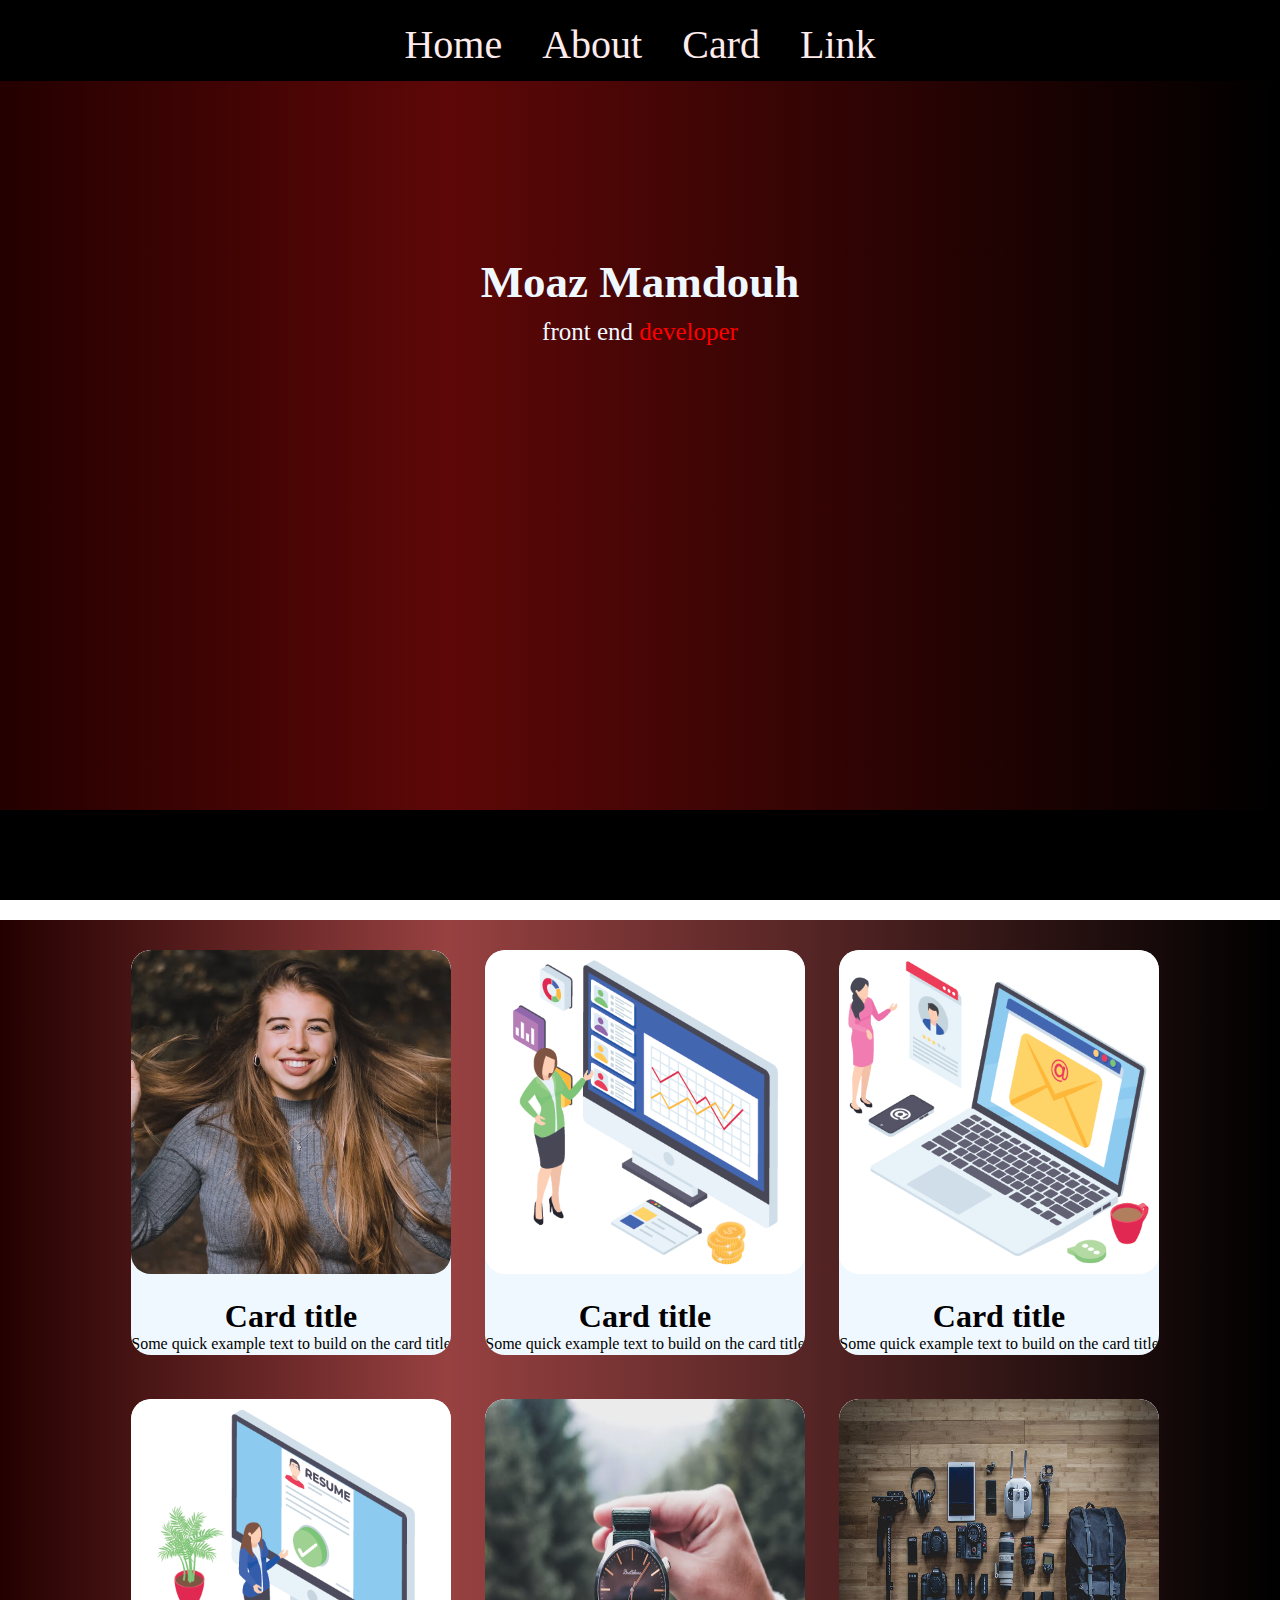
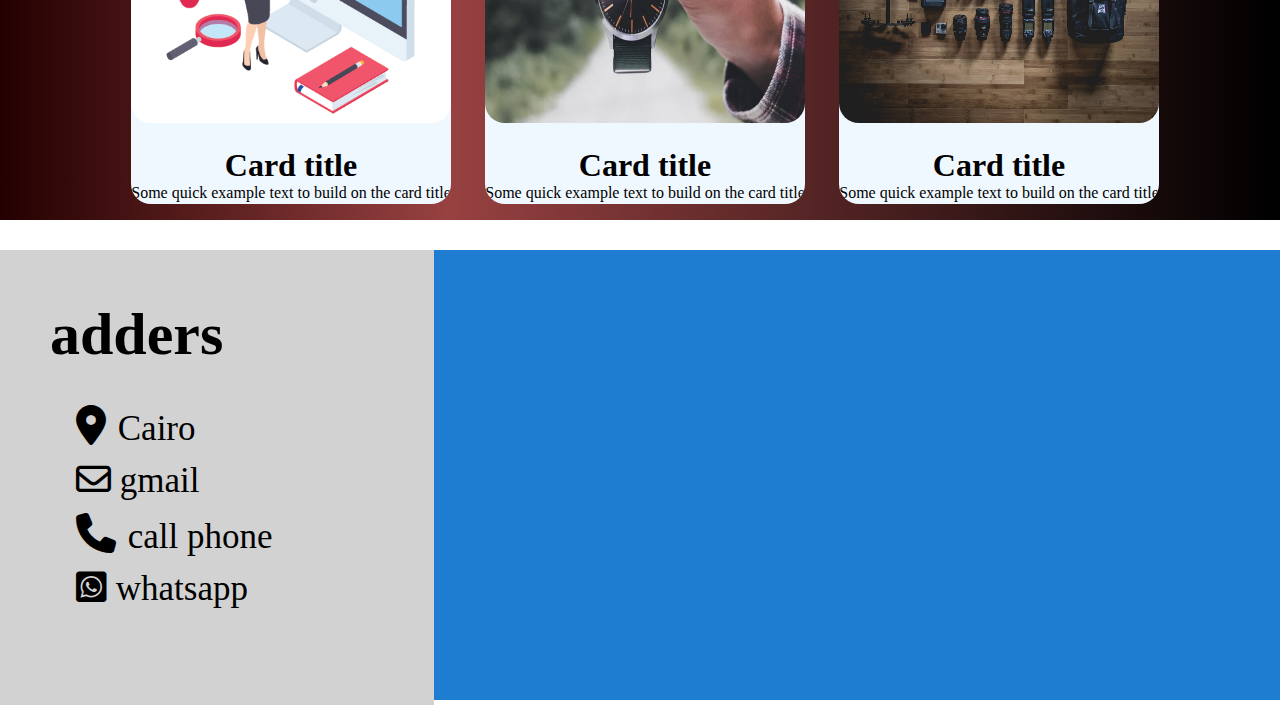
<file: index.html>
<!DOCTYPE html>
<html lang="en">

<head>
    <meta charset="UTF-8">
    <meta http-equiv="X-UA-Compatible" content="IE=edge">
    <meta name="viewport" content="width=device-width, initial-scale=1.0">
    <title>Document</title>
    <link rel="stylesheet" href="./css/style.css">
    <link rel="stylesheet" href="./css/all.min.css">
</head>

<body>
    <section>
        <div class="navber">
            <ul>
                <li><a href="">Home</a></li>
                <li><a href="">About</a></li>
                <li><a href="./card/card.html">Card</a></li>
                <li><a href="">Link</a></li>
            </ul>

        </div>
        <div class="main">
            <div class="name-text">
                <h1>Moaz Mamdouh</h1>
                <p>front end <span>developer</span></p>
            </div>
        </div>
    </section>
    <section class="section2">
        <div class="cards">
            <div class="card">
                <img src="./img/img/team/team-2.jpg" alt="" class="img-card">
                <div class="card_text">
                    <h1> Card title</h1>
                    <p>Some quick example text to build on the card title and
                        <hr>make up the bulk of the card's</hr> content. </p>
                </div>
            </div>
            <div class="card">
                <img src="./img/img/features-1.png" alt="" class="img-card">
                <div class="card_text">
                    <h1> Card title</h1>
                    <p>Some quick example text to build on the card title and make up the bulk of the card's content.
                    </p>
                </div>
            </div>
            <div class="card">
                <img src="./img/img/features-2.png" alt="" class="img-card">
                <div class="card_text">
                    <h1> Card title</h1>
                    <p>Some quick example text to build on the card title and make up the bulk of the card's content.
                    </p>
                </div>
            </div>
            <div class="card">
                <img src="./img/img/features-4.png" alt="" class="img-card">
                <div class="card_text">
                    <h1> Card title</h1>
                    <p>Some quick example text to build on the card title and make up the bulk of the card's content.
                    </p>
                </div>
            </div>
            <div class="card">
                <img src="./img/img/portfolio/portfolio-2.jpg" alt="" class="img-card">
                <div class="card_text">
                    <h1> Card title</h1>
                    <p>Some quick example text to build on the card title and make up the bulk of the card's content.
                    </p>
                </div>
            </div>
            <div class="card">
                <img src="./img/img/slide/slide-17.jpg" alt="" class="img-card">
                <div class="card_text">
                    <h1> Card title</h1>
                    <p>Some quick example text to build on the card title and make up the bulk of the card's content.
                    </p>
                </div>
            </div>


    </section>
    <section class="section3">

    <div class="footer">

    <div class="addres">
        <h3>adders</h3>
        <ul>
            <li><a href=""> <i class="fa-solid fa-location-dot"></i> Cairo </a> </li>
            <li> <a href=mailto:moazphotograph@gmail.com><i class="fa-regular fa-envelope"></i> gmail</a></li>
            <li><a href=tel:01065340848> <i class="fa-solid fa-phone"></i> call phone </a></li>
            <li><a href=https://wa.me/p/5422962517789663/201065340848> <i class="fa-brands fa-square-whatsapp"></i> whatsapp </a></li>
        </ul>
    </div>
    
     
        
    </div>

    </section>
</body>

</html>
</file>
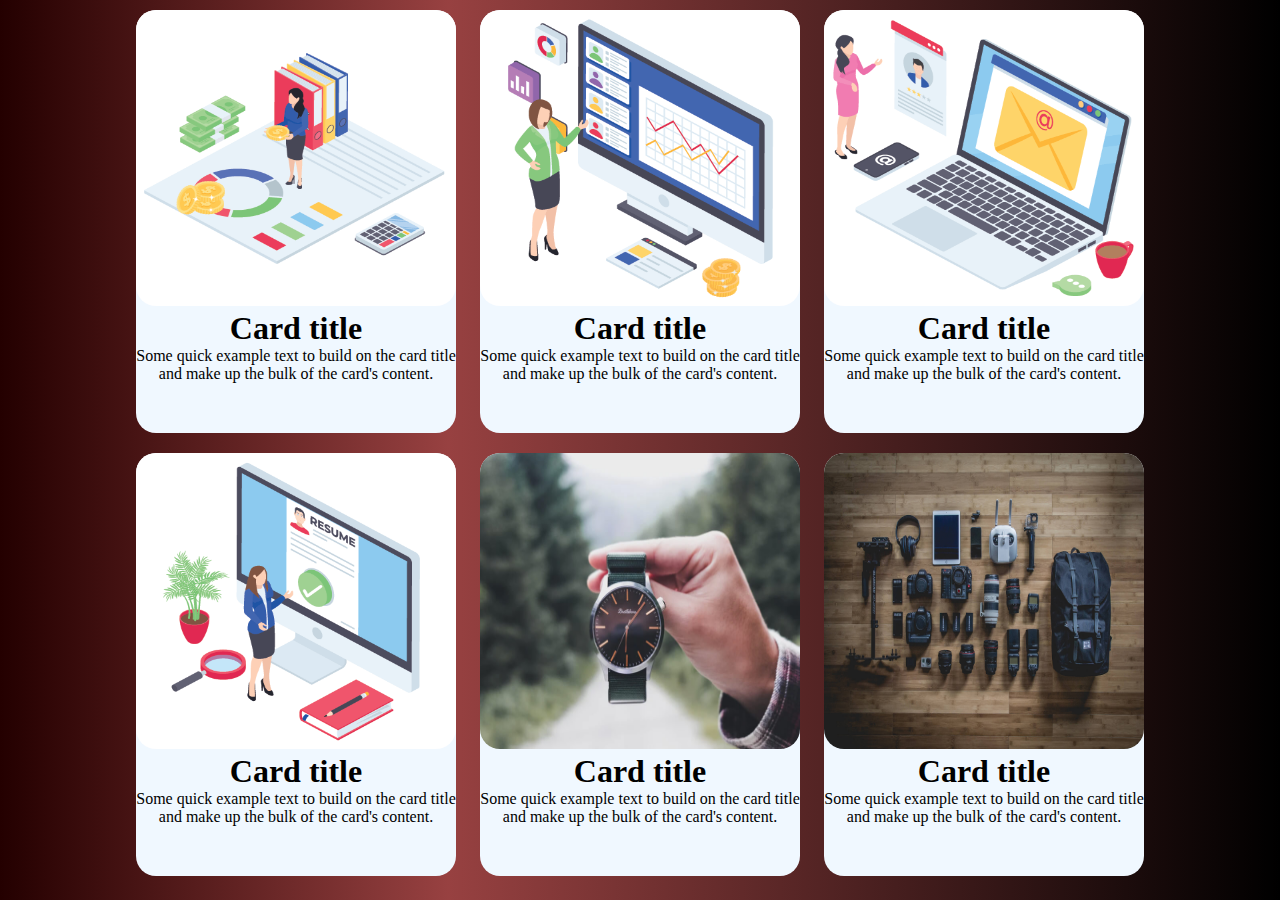
<file: card/card.html>
<!DOCTYPE html>
<html lang="en">
<head>
    <meta charset="UTF-8">
    <meta http-equiv="X-UA-Compatible" content="IE=edge">
    <meta name="viewport" content="width=device-width, initial-scale=1.0">
    <title>Document</title>
    <link rel="stylesheet" href="./style.css">
</head>
<body>
    <section class="section2">
        <div class="card">
            <img src="../img/img/features-3.png" alt="" class="img-card">
            <div class="card_text">
                <h1> Card title</h1>
                <p>Some quick example text to build on the card title and make up the bulk of the card's content. </p>
            </div>
      </div>
      <div class="card">
        <img src="../img/img/features-1.png" alt="" class="img-card">
        <div class="card_text">
            <h1> Card title</h1>
            <p>Some quick example text to build on the card title and make up the bulk of the card's content. </p>
        </div>
     </div>
        <div class="card">
    <img src="../img/img/features-2.png" alt="" class="img-card">
    <div class="card_text">
        <h1> Card title</h1>
        <p>Some quick example text to build on the card title and make up the bulk of the card's content. </p>
    </div>
       </div>
        <div class="card">
    <img src="../img/img/features-4.png" alt="" class="img-card">
    <div class="card_text">
        <h1> Card title</h1>
        <p>Some quick example text to build on the card title and make up the bulk of the card's content. </p>
    </div>
       </div>
       <div class="card">
    <img src="../img/img/portfolio/portfolio-2.jpg" alt="" class="img-card">
    <div class="card_text">
        <h1> Card title</h1>
        <p>Some quick example text to build on the card title and make up the bulk of the card's content. </p>
    </div>
      </div> <div class="card">
    <img src="../img/img/slide/slide-17.jpg" alt="" class="img-card">
    <div class="card_text">
        <h1> Card title</h1>
        <p>Some quick example text to build on the card title and make up the bulk of the card's content. </p>
    </div>
      </div>
 </section>
</body>
</html>
</file>
<file: css/style.css>
*{
    margin: 0px;
    padding: 0px;
}
section{
    width: 100%;
    height: 100vh;
    background-color: black;
}
section .navber{
    width: 100%;
    height: 9%;
    background-color: rgb(0, 0, 0);
    text-align: center;
    position: fixed;
}
section .navber ul{
 list-style: none;
 font-size: 40px;
 padding: 10px;
}
section .navber ul li{
    display: inline-block;
    line-height:40px;
    text-align: center;
    padding: 15px ;
}
section .navber ul li a{
    text-decoration: none;
    color: rgb(255, 235, 235);
}
section .navber ul li:hover{
    background-color: rgb(233, 182, 182);
}

section .main{
    width: 100%;
    height: 90%;
    text-align: center;
    background: rgb(136, 62, 62);
    background: linear-gradient(90deg, rgba(36,0,0,1) 0%, rgba(121, 9, 9, 0.772) 35%, rgb(0, 0, 0) 100%);
}
section .main .name-text{
    color: aliceblue;
    padding-top: 20%;
    
}
section .main .name-text h1{
    font-size: 45px;
}
section .main .name-text p{
    padding-top: 10px;
    font-size: 25px
}
section .main .name-text p span{
    color: rgb(255, 0, 0);
}
 .section2{
    width: 100%;
    height: 100vh;
    background: rgb(136, 62, 62);
    background: linear-gradient(90deg, rgba(36,0,0,1) 0%, rgba(121, 9, 9, 0.772) 35%, rgb(0, 0, 0) 100%);
    text-align: center;
    margin-top: 20px;
 }
 .section2 .cards{
    width: 100%;
    height: 100vh;
 }
.section2  .card{
    width: 25%;
    height: 45%;
    background-color: aliceblue;
    margin: 10px;
    display: inline-block;
    border-radius: 20px;
    margin-left: 20px;
    margin-top: 30px;
    overflow:hidden;
}
.section2  .card:hover{
    transform: scale(1.1);
}
.section2 .card .img-card{
    width: 100%;
    height: 80%;
    border-radius: 20px;
}
.section2 .card .card_text{
    padding-top:20px ;
    text-align: center;

}

@media(max-width:550px){

    section .navber{
        display: block;
        height: auto;
        background-color: rgb(0, 0, 0);
    
      }
      section .navber ul {
        list-style: none;
        font-size: 51px;
    }
      section .main .name-text {
        color: aliceblue;
        padding-top: 82%;
    }

      .section2 .card {
        width: 91%;
        height: 49%;
    }
    .section2 {
        width: 100%;
        height: 320vh;
    }


}
/*   this is footer */
 .section3{
    margin-top: 30px;
    width: 100%;
    height: 50vh;

 }
 .section3 .footer{
    background-color: rgb(30, 125, 208);
    width: 100%;
    height: 100%;
    
 }
 .section3 .footer .addres{
    background-color: rgb(210, 210, 210);
    width: 30%;
    height: 90%;
    color: black;
    padding-left: 50px;
    padding-top:50px ;
   
}
 .section3 .footer .addres h3{

   font-size: 60px;
   padding-bottom: 10px;

 }
 .section3 .footer .addres ul{
 list-style-type:none ;
 padding-top: 20px;
 padding-left: 20px;
 font-size: 35px;
}
 .section3 .footer .addres ul li{

    padding:6px ;
 }
 .section3 .footer .addres a{
 text-decoration: none;
 color: black;
}
.fa-solid{
 font-size: 40px;
  padding-right: 3px;
}
</file>
<file: card/style.css>
*{
    margin: 0px;
    padding: 0px;
}
.section2{
    width: 100%;
    height: 100vh;
    background: rgb(136, 62, 62);
    background: linear-gradient(90deg, rgba(36,0,0,1) 0%, rgba(121, 9, 9, 0.772) 35%, rgb(0, 0, 0) 100%);
    text-align: center;
 }
.section2 .card{
    width: 25%;
    height: 47%;
    background-color: aliceblue;
    margin: 10px;
    display: inline-block;
    border-radius: 20px;
}
.section2 .card .img-card{
    width: 100%;
    height: 70%;
    border-radius: 20px;
}
.section2 .card .card_text{
    text-align: center;

}
</file>
